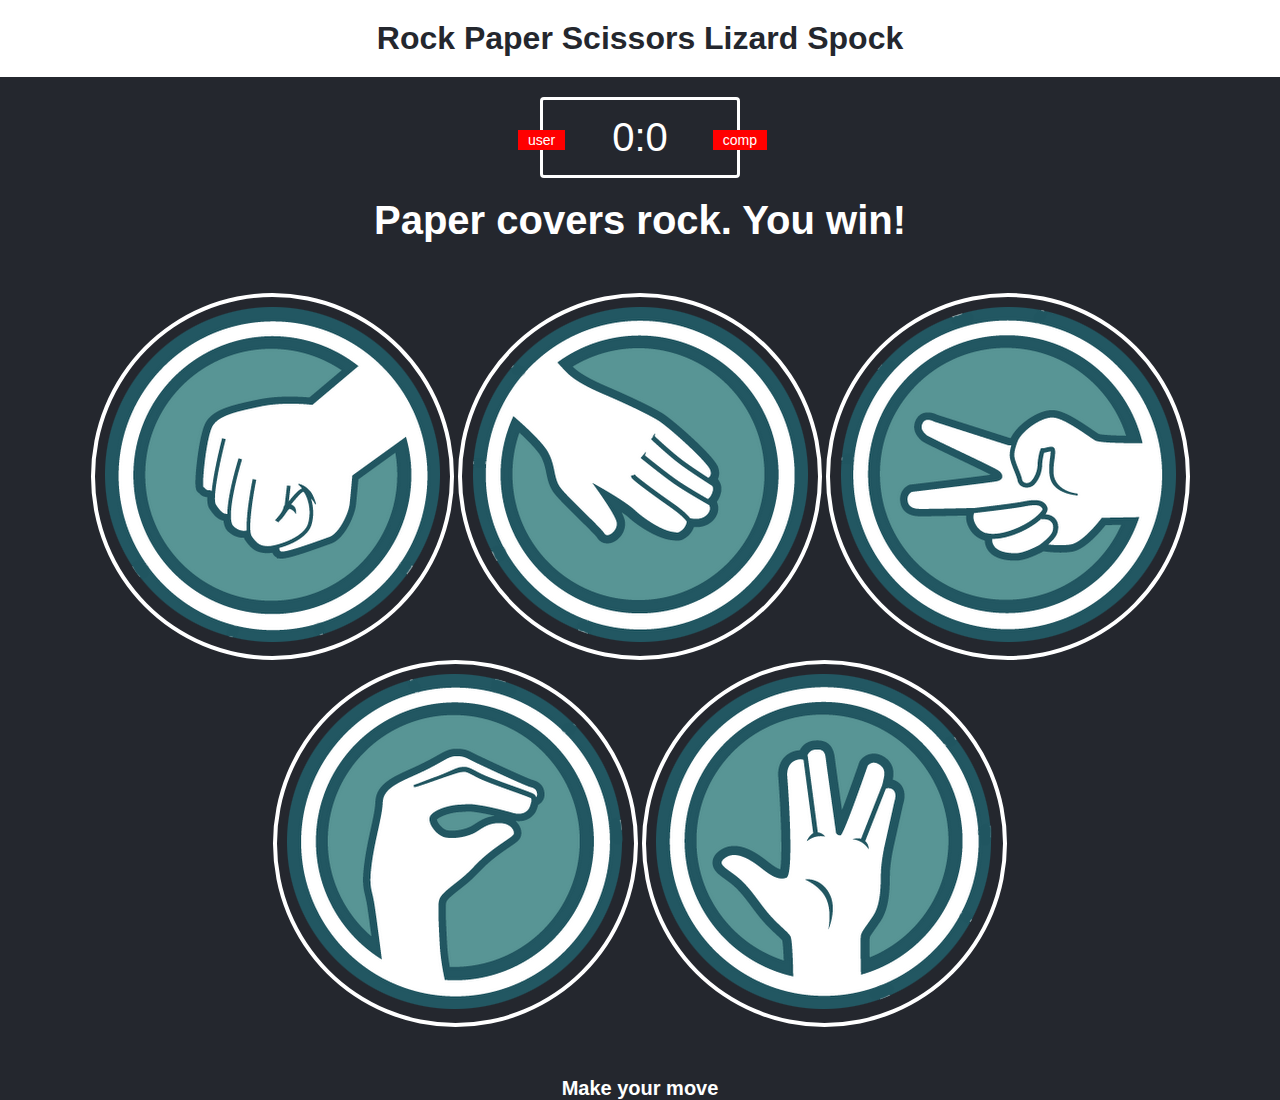
<file: index.html>
<!DOCTYPE html>
<html lang="en">
<head>
    <meta charset="UTF-8">
    <title>Rock Paper Scissors Lizard Spock Game</title>
    <link rel="stylesheet" href="assets/css/styles.css">
</head>
<body>
    <header>
        <h1>Rock Paper Scissors Lizard Spock</h1>
    </header>
    <div class="score-board">
        <div id="user-label" class="badge">user</div>
        <div id="computer-label" class="badge">comp</div>
        <span id="user-score">0</span>:<span id="computer-score">0</span>
    </div>

    <div class="result">
        <p>Paper covers rock. You win!</p>
    </div>

    <div class="choices">
        <div class="choice" id="r">
            <img src="images/rock.png" alt="rock">
        </div>
        <div class="choice" id="p">
            <img src="images/paper.png" alt="paper">
        </div>
        <div class="choice" id="s">
            <img src="images/scissors.png" alt="scissors">
        </div>
        <div class="choice" id="l">
            <img src="images/lizard.png" alt="lizard">
        </div>
        <div class="choice" id="o">
            <img src="images/spock.png" alt="spock">
        </div>
    </div>

    <p id="action-message">Make your move</p>
    <script src="assets/js/script.js"></script>
</body>
</html>
</file>
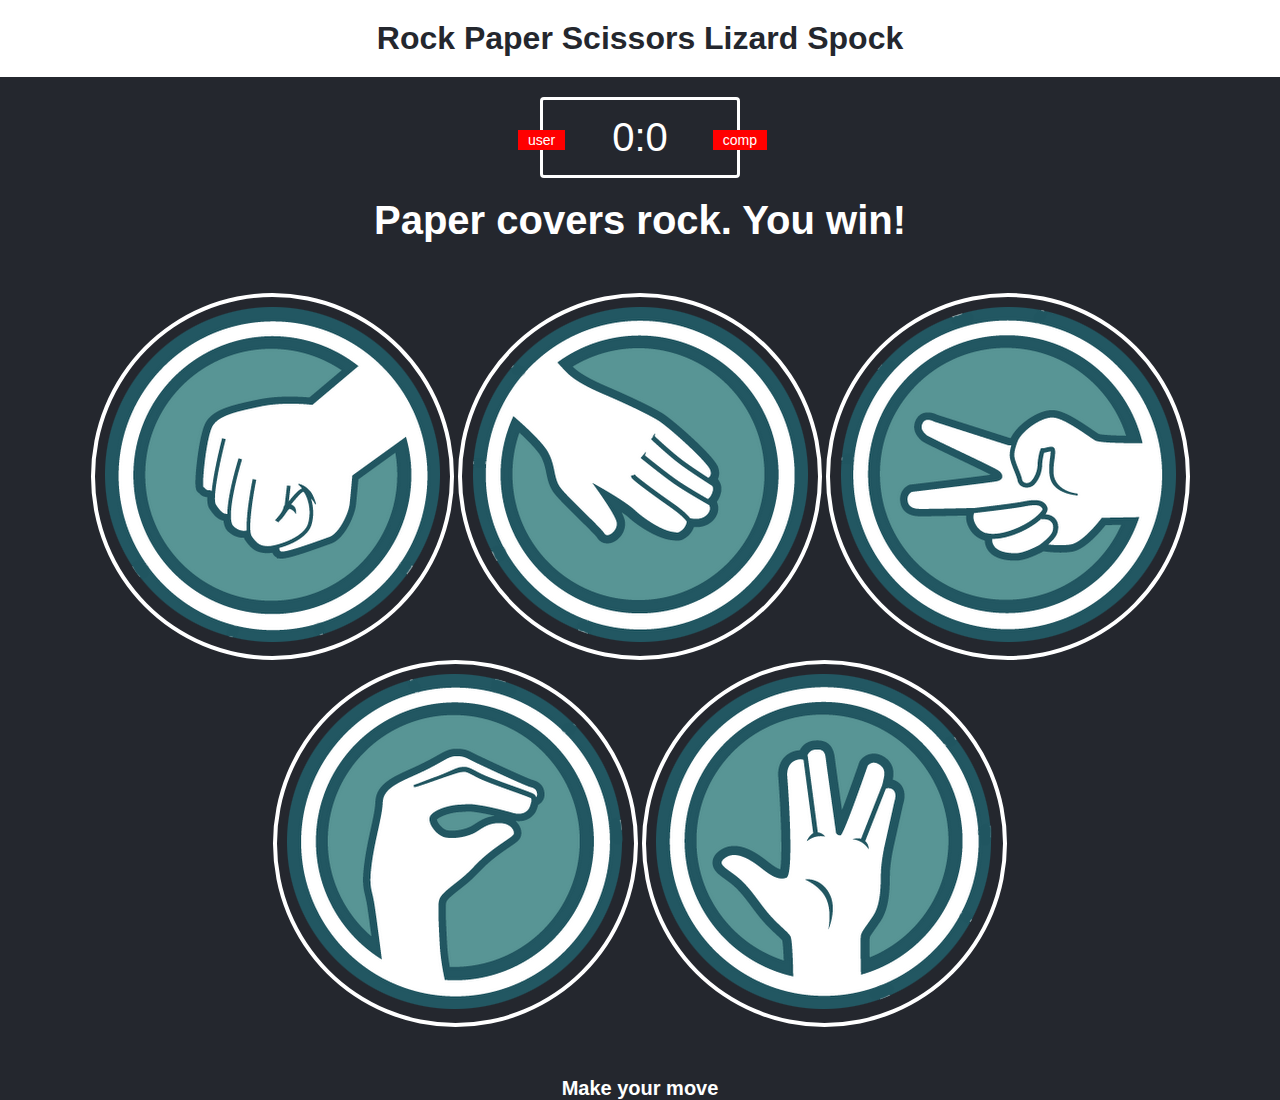
<file: rpsls.html>
<!DOCTYPE html>
<html lang="en">
<head>
    <meta charset="UTF-8">
    <title>Rock Paper Scissors Lizard Spock Game</title>
    <link rel="stylesheet" href="styles.css">
</head>
<body>
    <header>
        <h1>Rock Paper Scissors Lizard Spock</h1>
    </header>
    <div class="score-board">
        <div id="user-label" class="badge">user</div>
        <div id="computer-label" class="badge">comp</div>
        <span id="user-score">0</span>:<span id="computer-score">0</span>
    </div>

    <div class="result">
        <p>Paper covers rock. You win!</p>
    </div>

    <div class="choices">
        <div class="choice" id="r">
            <img src="images/rock.png" alt="rock">
        </div>
        <div class="choice" id="p">
            <img src="images/paper.png" alt="paper">
        </div>
        <div class="choice" id="s">
            <img src="images/scissors.png" alt="scissors">
        </div>
        <div class="choice" id="l">
            <img src="images/lizard.png" alt="lizard">
        </div>
        <div class="choice" id="o">
            <img src="images/spock.png" alt="spock">
        </div>
    </div>

    <p id="action-message">Make your move</p>
    <script src="app.js" charset="utf-8"></script>
</body>
</html>
</file>
<file: assets/css/styles.css>
* {
    margin: 0;
    padding: 0;
    box-sizing: border-box;
}

body {
    background-color: #24272E;
}

header {
    background: white;
    padding: 20px;
}

header > h1 {
    color: #24272E;
    text-align: center;
    font-family: Asap, sans-serif;
}

.score-board {
    margin: 20px auto;
    border: 3px solid white;
    border-radius: 4px;
    text-align: center;
    width: 200px;
    color: white;
    font-size: 40px;
    padding: 15px 20px;
    font-family: Asap, sans-serif;
    position: relative;
}

.badge{
    background: red;
    color: white;
    font-size: 14px;
    padding: 2px 10px;
    font-family: Asap, sans-serif;
}

#user-label {
    position: absolute;
    top: 30px;
    left: -25px;
}

#computer-label {
    position: absolute;
    top: 30px;
    right: -30px;
}

.result {
    font-size: 40px;
    color: white;
}

.result > p {
    text-align: center;
    font-weight: bold;
    font-family: Asap, sans-serif;
}

.choices {
    margin: 50px 0;
    text-align:center;
    
}

.choice {
    border: 4px solid white;
    border-radius: 50%;
    margin: 15 15px;
    padding: 10px;
    display: inline-block;
    transition: all 0.3s ease;
}

.choice:hover {
    cursor: pointer;
    background: white;
}

#action-message {
    text-align: center;
    color: white;
    font-family: Asap, sans-serif;
    font-weight: bold;
    font-size: 20px;
    margin-top: 20px;
}

.green-glow {
    border: 4px solid #4dcc7d;
    box-shadow: 0 0 10px #31b43a;
}

.red-glow {
    border: 4px solid #fc121b;
    box-shadow: 0 0 10px #d01115;
}

.gray-glow {
    border: 4px solid #464647;
    box-shadow: 0 0 10px #25292b;
}
</file>
<file: styles.css>
* {
    margin: 0;
    padding: 0;
    box-sizing: border-box;
}

body {
    background-color: #24272E;
}

header {
    background: white;
    padding: 20px;
}

header > h1 {
    color: #24272E;
    text-align: center;
    font-family: Asap, sans-serif;
}

.score-board {
    margin: 20px auto;
    border: 3px solid white;
    border-radius: 4px;
    text-align: center;
    width: 200px;
    color: white;
    font-size: 40px;
    padding: 15px 20px;
    font-family: Asap, sans-serif;
    position: relative;
}

.badge{
    background: red;
    color: white;
    font-size: 14px;
    padding: 2px 10px;
    font-family: Asap, sans-serif;
}

#user-label {
    position: absolute;
    top: 30px;
    left: -25px;
}

#computer-label {
    position: absolute;
    top: 30px;
    right: -30px;
}

.result {
    font-size: 40px;
    color: white;
}

.result > p {
    text-align: center;
    font-weight: bold;
    font-family: Asap, sans-serif;
}

.choices {
    margin: 50px 0;
    text-align:center;
    
}

.choice {
    border: 4px solid white;
    border-radius: 50%;
    margin: 15 15px;
    padding: 10px;
    display: inline-block;
    transition: all 0.3s ease;
}

.choice:hover {
    cursor: pointer;
    background: white;
}

#action-message {
    text-align: center;
    color: white;
    font-family: Asap, sans-serif;
    font-weight: bold;
    font-size: 20px;
    margin-top: 20px;
}

.green-glow {
    border: 4px solid #4dcc7d;
    box-shadow: 0 0 10px #31b43a;
}

.red-glow {
    border: 4px solid #fc121b;
    box-shadow: 0 0 10px #d01115;
}

.gray-glow {
    border: 4px solid #464647;
    box-shadow: 0 0 10px #25292b;
}
</file>
